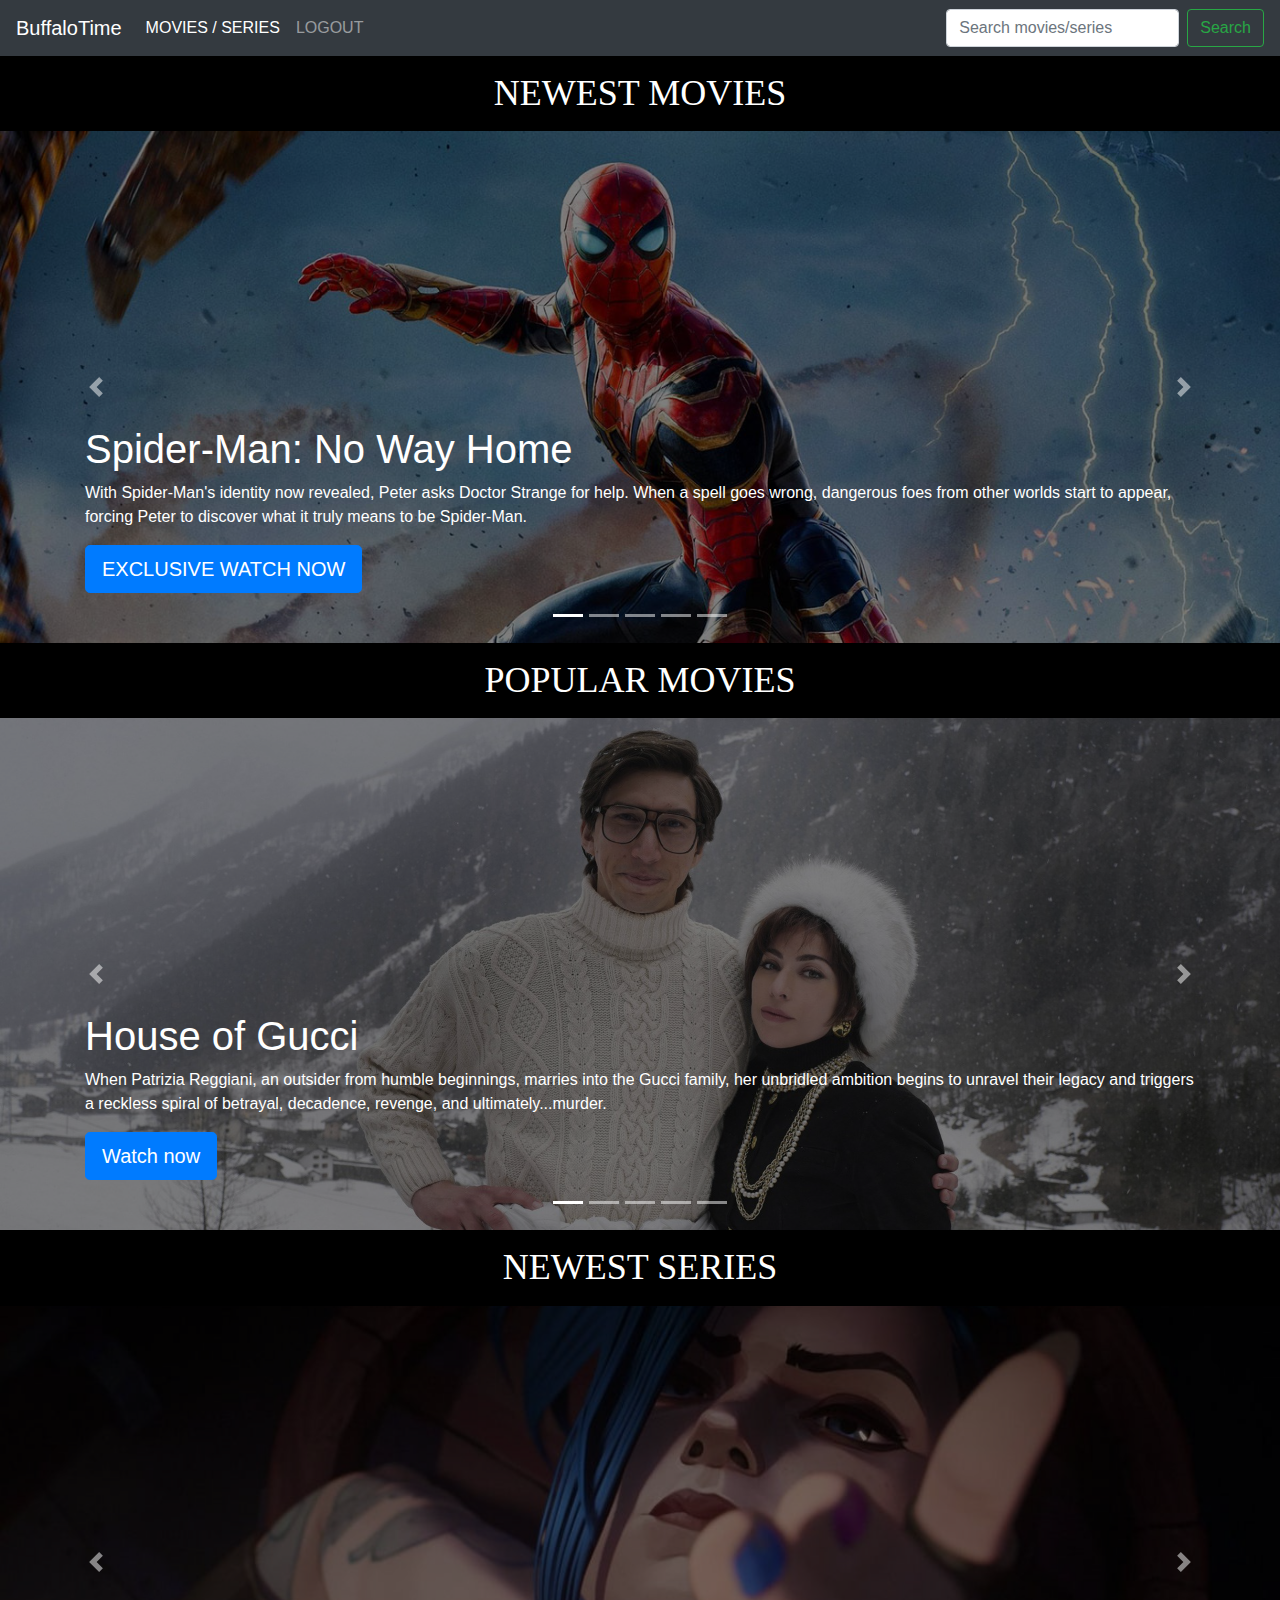
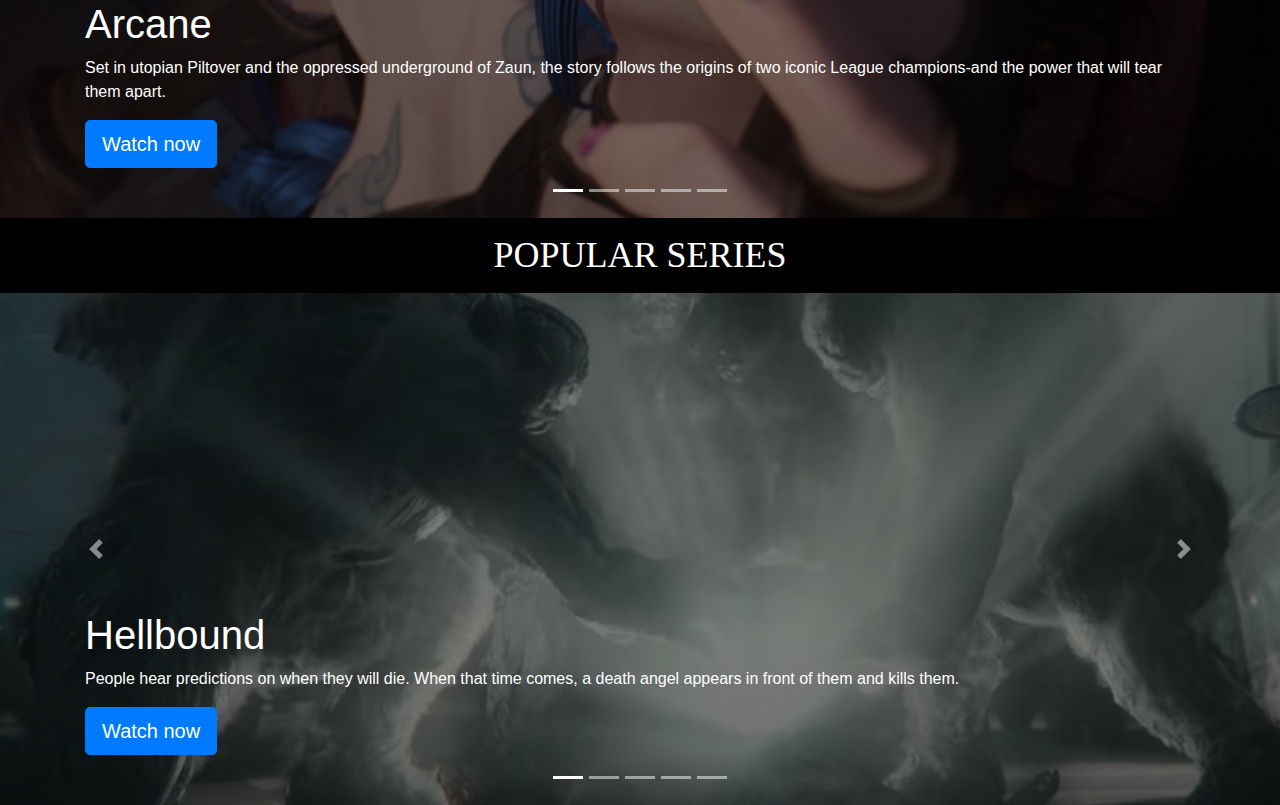
<file: page3.html>
<!DOCTYPE html>
<html lang="en">
<head>
    <meta charset="UTF-8">
    <meta http-equiv="X-UA-Compatible" content="IE=edge">
    <meta name="viewport" content="width=device-width, initial-scale=1.0">
    <link rel="stylesheet" href="./styles/bootstrap.css">
    <link rel="stylesheet" href="./styles/style.css">
</head>
<body>
  <!--Simpel navbar -->
    <nav class="navbar navbar-expand-lg navbar-dark bg-dark">
        <a class="navbar-brand" href="index.html">BuffaloTime</a>
        <button class="navbar-toggler" type="button" data-toggle="collapse" data-target="#navbarText" aria-controls="navbarText" aria-expanded="false" aria-label="Toggle navigation">
          <span class="navbar-toggler-icon"></span>
        </button>
        <div class="collapse navbar-collapse" id="navbarText">
          <ul class="navbar-nav mr-auto">
            <li class="nav-item active">
              <a class="nav-link" href="./page3.html">MOVIES / SERIES<span class="sr-only">(current)</span></a>
            </li>
            <li class="nav-item">
              <a class="nav-link" href="./index.html">LOGOUT</a>
            </li>
          </ul>
            <form class="form-inline">
              <input class="form-control mr-sm-2" type="search" placeholder="Search movies/series" aria-label="Search">
              <button class="btn btn-outline-success my-2 my-sm-0" type="submit">Search</button>
            </form>
        </div>
      </nav>
      <!--Simpel navbar -->

      <!--Här gjorde jag 4 carouseler för att visa 20 olika bilder på filmer som finns på sidan med även en watch now knapp som har kopplats med en href-->
      <!--Carousel 1-->
      <h3>NEWEST MOVIES</h1>
      <div id="myCarousel" class="carousel slide carousel-fade"
      data-ride="carousel">
        <ol class="carousel-indicators">
          <li data-target="#myCarousel" data-slide-to="0" class="active"></li>
          <li data-target="#myCarousel" data-slide-to="1"></li>
          <li data-target="#myCarousel" data-slide-to="2"></li>
          <li data-target="#myCarousel" data-slide-to="3"></li>
          <li data-target="#myCarousel" data-slide-to="4"></li>
        </ol>

        <div class="carousel-inner">
          <div class="carousel-item active">
            <div class="overlay-image" style="background-image:url(./MoviePictures/spiderman.jpg)"></div>
            <div class="container">
              <h1>Spider-Man: No Way Home</h1>
              <p>With Spider-Man's identity now revealed, Peter asks Doctor Strange for help. When a spell goes wrong, dangerous foes from other worlds start to appear, forcing Peter to discover what it truly means to be Spider-Man.</p>
              <a href="https://www.youtube.com/watch?v=dQw4w9WgXcQ&ab_channel=RickAstley" class="btn btn-lg btn-primary">
                EXCLUSIVE WATCH NOW
              </a>         
            </div>
          </div>
            <div class="carousel-item">
              <div class="overlay-image" style="background-image:url(./MoviePictures/rednotice.jpg)"></div>
              <div class="container">
              <h1>Red notice</h1>
              <p>An Interpol agent tracks the world's most wanted art thief.</p>
              <a href="https://www.youtube.com/watch?v=dQw4w9WgXcQ&ab_channel=RickAstley" class="btn btn-lg btn-primary">
                Watch now
              </a>
            </div>
          </div>
          <div class="carousel-item">
            <div class="overlay-image" style="background-image:url(./MoviePictures/shangchi.jpg)"></div>
            <div class="container">
            <h1>Shang-Chi and the Legend of the Ten Rings</h1>
            <p>Shang-Chi, the master of weaponry-based Kung Fu, is forced to confront his past after being drawn into the Ten Rings organization.</p>     
            <a href="https://www.youtube.com/watch?v=dQw4w9WgXcQ&ab_channel=RickAstley" class="btn btn-lg btn-primary">
              Watch now
            </a>
          </div>
        </div>
        <div class="carousel-item">
            <div class="overlay-image" style="background-image:url(./MoviePictures/ajournalforjordan.jpg)"></div>
            <div class="container">
            <h1>A Journal for Jordan</h1>
            <p>1st Sgt. Charles Monroe King, before he is killed in action in Baghdad, authors a journal for his son intended to tell him how to live a decent life despite growing up without a father.</p>  
            <a href="https://www.youtube.com/watch?v=dQw4w9WgXcQ&ab_channel=RickAstley" class="btn btn-lg btn-primary">
              EXCLUSIVE WATCH NOW
            </a>
          </div>
        </div>
        <div class="carousel-item">
            <div class="overlay-image" style="background-image:url(./MoviePictures/dune.jpg)"></div>
            <div class="container">
            <h1>Dune</h1>
            <p>Feature adaptation of Frank Herbert's science fiction novel about the son of a noble family entrusted with the protection of the most valuable asset and most vital element in the galaxy.</p>
            <a href="https://www.youtube.com/watch?v=dQw4w9WgXcQ&ab_channel=RickAstley" class="btn btn-lg btn-primary">
              Watch now
            </a>
          </div>
        </div>

        </div>
        <a href="#myCarousel" class="carousel-control-prev" role="button" data-slide="prev">
          <span class="sr-only">Previous</span>
          <span class="carousel-control-prev-icon" aria-hidden="true"></span>
        </a>
        <a href="#myCarousel" class="carousel-control-next" role="button" data-slide="next">
          <span class="sr-only">Previous</span>
          <span class="carousel-control-next-icon" aria-hidden="true"></span>
        </a>
      </div>

      <!--Carousel 2-->
      <h3>POPULAR MOVIES</h1>
      <div id="myCarousel2" class="carousel slide carousel-fade"
      data-ride="carousel">
        <ol class="carousel-indicators">
          <li data-target="#myCarousel2" data-slide-to="0" class="active"></li>
          <li data-target="#myCarousel2" data-slide-to="1"></li>
          <li data-target="#myCarousel2" data-slide-to="2"></li>
          <li data-target="#myCarousel2" data-slide-to="3"></li>
          <li data-target="#myCarousel2" data-slide-to="4"></li>
        </ol>

        <div class="carousel-inner">
          <div class="carousel-item active">
            <div class="overlay-image" style="background-image:url(./MoviePictures/houseofgucci.jpg)"></div>
            <div class="container">
              <h1>House of Gucci</h1>
              <p>When Patrizia Reggiani, an outsider from humble beginnings, marries into the Gucci family, her unbridled ambition begins to unravel their legacy and triggers a reckless spiral of betrayal, decadence, revenge, and ultimately...murder.</p>
              <a href="https://www.youtube.com/watch?v=dQw4w9WgXcQ&ab_channel=RickAstley" class="btn btn-lg btn-primary">
                Watch now
              </a>         
            </div>
          </div>
            <div class="carousel-item">
              <div class="overlay-image" style="background-image:url(./MoviePictures/eternals.jpg)"></div>
              <div class="container">
              <h1>Eternals</h1>
              <p>The saga of the Eternals, a race of immortal beings who lived on Earth and shaped its history and civilizations.</p>
              <a href="https://www.youtube.com/watch?v=dQw4w9WgXcQ&ab_channel=RickAstley" class="btn btn-lg btn-primary">
                Watch now
              </a>
            </div>
          </div>
          <div class="carousel-item">
            <div class="overlay-image" style="background-image:url(./MoviePictures/venom.jpg)"></div>
            <div class="container">
            <h1>Venom: Let There Be Carnage</h1>
            <p>Eddie Brock attempts to reignite his career by interviewing serial killer Cletus Kasady, who becomes the host of the symbiote Carnage and escapes prison after a failed execution.</p> 
            <a href="https://www.youtube.com/watch?v=dQw4w9WgXcQ&ab_channel=RickAstley" class="btn btn-lg btn-primary">
              Watch now
            </a>
          </div>
        </div>
        <div class="carousel-item">
            <div class="overlay-image" style="background-image:url(./MoviePictures/residentevil.jpg)"></div>
            <div class="container">
            <h1>Resident Evil: Welcome to Raccoon City</h1>
            <p>Set in 1998, this origin story explores the secrets of the mysterious Spencer Mansion and the ill-fated Raccoon City.</p>   
            <a href="https://www.youtube.com/watch?v=dQw4w9WgXcQ&ab_channel=RickAstley" class="btn btn-lg btn-primary">
              Watch now
            </a>
          </div>
        </div>
        <div class="carousel-item">
            <div class="overlay-image" style="background-image:url(./MoviePictures/thelastduel.jpg)"></div>
            <div class="container">
            <h1>The Last Duel</h1>
            <p>King Charles VI declares that Knight Jean de Carrouges settle his dispute with his squire by challenging him to a duel.</p>
            <a href="https://www.youtube.com/watch?v=dQw4w9WgXcQ&ab_channel=RickAstley" class="btn btn-lg btn-primary">
              Watch now
            </a>
          </div>
        </div>

        </div>
        <a href="#myCarousel2" class="carousel-control-prev" role="button" data-slide="prev">
          <span class="sr-only">Previous</span>
          <span class="carousel-control-prev-icon" aria-hidden="true"></span>
        </a>
        <a href="#myCarousel2" class="carousel-control-next" role="button" data-slide="next">
          <span class="sr-only">Previous</span>
          <span class="carousel-control-next-icon" aria-hidden="true"></span>
        </a>
      </div>


      <!--Carousel 3-->
      <h3>NEWEST SERIES</h1>
      <div id="myCarousel3" class="carousel slide carousel-fade"
      data-ride="carousel">
        <ol class="carousel-indicators">
          <li data-target="#myCarousel3" data-slide-to="0" class="active"></li>
          <li data-target="#myCarousel3" data-slide-to="1"></li>
          <li data-target="#myCarousel3" data-slide-to="2"></li>
          <li data-target="#myCarousel3" data-slide-to="3"></li>
          <li data-target="#myCarousel3" data-slide-to="4"></li>
        </ol>

        <div class="carousel-inner">
          <div class="carousel-item active">
            <div class="overlay-image" style="background-image:url(./MoviePictures/arcane.jpg)"></div>
            <div class="container">
              <h1>Arcane</h1>
              <p>Set in utopian Piltover and the oppressed underground of Zaun, the story follows the origins of two iconic League champions-and the power that will tear them apart.</p>
              <a href="https://www.youtube.com/watch?v=dQw4w9WgXcQ&ab_channel=RickAstley" class="btn btn-lg btn-primary">
                Watch now
              </a>         
            </div>
          </div>
            <div class="carousel-item">
              <div class="overlay-image" style="background-image:url(./MoviePictures/hawkeye.jpg)"></div>
              <div class="container">
              <h1>Hawkeye</h1>
              <p>Series based on the Marvel Comics superhero Hawkeye, centering on the adventures of Young Avenger, Kate M. Bishop, who took on the role after the original Avenger, Clint Barton.</p>    
              <a href="https://www.youtube.com/watch?v=dQw4w9WgXcQ&ab_channel=RickAstley" class="btn btn-lg btn-primary">
                Watch now
              </a>
            </div>
          </div>
          <div class="carousel-item">
            <div class="overlay-image" style="background-image:url(./MoviePictures/truestory.jpg)"></div>
            <div class="container">
            <h1>A True story</h1>
            <p>A tour stop in Kid's hometown of Philadelphia becomes a matter of life and death for one of the world's most famous comedians.</p>     
            <a href="https://www.youtube.com/watch?v=dQw4w9WgXcQ&ab_channel=RickAstley" class="btn btn-lg btn-primary">
              Watch now
            </a>
          </div>
        </div>
        <div class="carousel-item">
            <div class="overlay-image" style="background-image:url(./MoviePictures/sexlives.png)"></div>
            <div class="container">
            <h1>The Sex Lives of College Girls</h1>
            <p>Four 18-year-old freshman roommates at Essex College in Vermont. A bundle of contradictions and hormones, these sexually active college girls are equal parts lovable and infuriating.</p>
            <a href="https://www.youtube.com/watch?v=dQw4w9WgXcQ&ab_channel=RickAstley" class="btn btn-lg btn-primary">
              Watch now
            </a>
          </div>
        </div>
        <div class="carousel-item">
            <div class="overlay-image" style="background-image:url(./MoviePictures/dexter.jpg)"></div>
            <div class="container">
            <h1>Dexter: New Blood</h1>
            <p>Set 10 years after Dexter Morgan went missing in the eye of Hurricane Laura, he is now living under an assumed name in Upstate New York, Iron Lake, far from his original home in Miami.</p> 
            <a href="https://www.youtube.com/watch?v=dQw4w9WgXcQ&ab_channel=RickAstley" class="btn btn-lg btn-primary">
              Watch now
            </a>
          </div>
        </div>

        </div>
        <a href="#myCarousel3" class="carousel-control-prev" role="button" data-slide="prev">
          <span class="sr-only">Previous</span>
          <span class="carousel-control-prev-icon" aria-hidden="true"></span>
        </a>
        <a href="#myCarousel3" class="carousel-control-next" role="button" data-slide="next">
          <span class="sr-only">Previous</span>
          <span class="carousel-control-next-icon" aria-hidden="true"></span>
        </a>
      </div>

      <!--Carousel 4-->
      <h3>POPULAR SERIES</h1>
      <div id="myCarousel4" class="carousel slide carousel-fade"
      data-ride="carousel">
        <ol class="carousel-indicators">
          <li data-target="#myCarousel4" data-slide-to="0" class="active"></li>
          <li data-target="#myCarousel4" data-slide-to="1"></li>
          <li data-target="#myCarousel4" data-slide-to="2"></li>
          <li data-target="#myCarousel4" data-slide-to="3"></li>
          <li data-target="#myCarousel4" data-slide-to="4"></li>
        </ol>

        <div class="carousel-inner">
          <div class="carousel-item active">
            <div class="overlay-image" style="background-image:url(./MoviePictures/hellbound.jpg)"></div>
            <div class="container">
              <h1>Hellbound</h1>
              <p>People hear predictions on when they will die. When that time comes, a death angel appears in front of them and kills them.</p>
              <a href="https://www.youtube.com/watch?v=dQw4w9WgXcQ&ab_channel=RickAstley" class="btn btn-lg btn-primary">
                Watch now
              </a>         
            </div>
          </div>
            <div class="carousel-item">
              <div class="overlay-image" style="background-image:url(./MoviePictures/squidgame.jpg)"></div>
              <div class="container">
              <h1>Squid Game</h1>
              <p>Hundreds of cash-strapped players accept a strange invitation to compete in children's games. Inside, a tempting prize awaits with deadly high stakes. A survival game that has a whopping 45.6 billion-won prize at stake.</p>
              <a href="https://www.youtube.com/watch?v=dQw4w9WgXcQ&ab_channel=RickAstley" class="btn btn-lg btn-primary">
                Watch now
              </a>
            </div>
          </div>
          <div class="carousel-item">
            <div class="overlay-image" style="background-image:url(./MoviePictures/casadepapel.jpeg)"></div>
            <div class="container">
            <h1>La casa de papel</h1>
            <p>An unusual group of robbers attempt to carry out the most perfect robbery in Spanish history - stealing 2.4 billion euros from the Royal Mint of Spain.</p>    
            <a href="https://www.youtube.com/watch?v=dQw4w9WgXcQ&ab_channel=RickAstley" class="btn btn-lg btn-primary">
              Watch now
            </a>
          </div>
        </div>
        <div class="carousel-item">
            <div class="overlay-image" style="background-image:url(./MoviePictures/lostinspace.jpg)"></div>
            <div class="container">
            <h1>Lost in Space</h1>
            <p>After crash-landing on an alien planet, the Robinson family fight against all odds to survive and escape, but they're surrounded by hidden dangers.</p>     
            <a href="https://www.youtube.com/watch?v=dQw4w9WgXcQ&ab_channel=RickAstley" class="btn btn-lg btn-primary">
              Watch now
            </a>
          </div>
        </div>
        <div class="carousel-item">
            <div class="overlay-image" style="background-image:url(./MoviePictures/peakyblinders.jpg)"></div>
            <div class="container">
            <h1>Peaky Blinders</h1>
            <p>A gangster family epic set in 1900s England, centering on a gang who sew razor blades in the peaks of their caps, and their fierce boss Tommy Shelby.</p>     
            <a href="https://www.youtube.com/watch?v=dQw4w9WgXcQ&ab_channel=RickAstley" class="btn btn-lg btn-primary">
              Watch now
            </a>
          </div>
        </div>

        </div>
        <a href="#myCarousel4" class="carousel-control-prev" role="button" data-slide="prev">
          <span class="sr-only">Previous</span>
          <span class="carousel-control-prev-icon" aria-hidden="true"></span>
        </a>
        <a href="#myCarousel4" class="carousel-control-next" role="button" data-slide="next">
          <span class="sr-only">Previous</span>
          <span class="carousel-control-next-icon" aria-hidden="true"></span>
        </a>
      </div>

      <!--Samma javascript för att göra den responsive-->
    <script src="./script.js"></script>
    <script src="https://code.jquery.com/jquery-3.3.1.slim.min.js" integrity="sha384-q8i/X+965DzO0rT7abK41JStQIAqVgRVzpbzo5smXKp4YfRvH+8abtTE1Pi6jizo" crossorigin="anonymous"></script>
    <script src="https://cdnjs.cloudflare.com/ajax/libs/popper.js/1.14.7/umd/popper.min.js" integrity="sha384-UO2eT0CpHqdSJQ6hJty5KVphtPhzWj9WO1clHTMGa3JDZwrnQq4sF86dIHNDz0W1" crossorigin="anonymous"></script>
    <script src="https://stackpath.bootstrapcdn.com/bootstrap/4.3.1/js/bootstrap.min.js" integrity="sha384-JjSmVgyd0p3pXB1rRibZUAYoIIy6OrQ6VrjIEaFf/nJGzIxFDsf4x0xIM+B07jRM" crossorigin="anonymous"></script>
</body>
</html>
</file>
<file: styles/style.css>
.carousel-item { /*Själva innehållet i carouselerna*/
  height: 32rem;
  background: #000;
  color: white;
  position: relative;
} 


.container { /*En container för att hålla ihop buttonen, headern och texten*/
  position: absolute;
  bottom: 0;
  left: 0;
  right: 0;
  padding-bottom: 50px;
}

.overlay-image { /*"Overlay image" en klass för att få bilden mitt på skärmen så att den täcker hela widthen med en mindre opacity
                  för att kunna ge texten en highlight*/
  position: absolute;
  bottom: 0;
  left: 0;
  right: 0;
  top: 0;
  background-position: center;
  background-size: cover;
  background-repeat: no-repeat;
  opacity: 0.5;
}

/*Olika headers för att få dem att se olika ut*/
h2 {
  color: white;
  margin-top: 1rem;
  margin-bottom: 1rem;
  text-align: center;
}

h3 {
  color: white;
  margin-top: 1rem;
  margin-bottom: 1rem;
  text-align: center;
  font-size: 36px;
  font-family:Georgia, 'Times New Roman', Times, serif;
}


.column { /*Tillåter 4 olika kolumner att sitta brevid varandra*/
  flex: 25%;
  max-width: 25%;
  padding: 0 4px;
}

.column video { /*Gör alla bilder lika stora för att den får dem att fylla en hel box*/
  margin-top: 8px;
  vertical-align: middle;
  width: 100%;
  object-fit: fill;
  height: 250px;
}

/*Blir skärmen mindre så lägger den istället 2 kolumner brevid varandra*/
@media screen and (max-width: 800px) {
  .column {
    flex: 50%;
    max-width: 50%;
  }
}

/*Blir skärmen ännu mindre så läggs bilderna på varandra*/
@media screen and (max-width: 600px) {
  .column {
    flex: 100%;
    max-width: 100%;
  }
}

/*Ger sidan en custom scroll och färg på den*/
::-webkit-scrollbar {
  width: 5px;
}

::-webkit-scrollbar-track {
  background: #888;
}

::-webkit-scrollbar-thumb {
  background: blueviolet;
}

::-webkit-scrollbar-thumb:hover {
  background: #555;
}

.columns2 { /*En ny column för price tablen*/
  margin-top: 2vh;
  box-sizing: border-box;
  float: left;
  width: 33.3%;
  padding: 8px;
}

.price { /*Decoration på pris listan*/
  list-style-type: none;
  border: 1px solid #eee;
  margin: 0;
  padding: 0;
  -webkit-transition: 0.3s;
  transition: 0.3s;
}

.price .header { /*Färg och storlek på text*/
  background-color: #111;
  color: white;
  font-size: 25px;
}

.price li { /*Gör borders runt listans div*/
  border-bottom: 1px solid #eee;
  padding: 20px;
  text-align: center;
}

.price .grey { /*Olika färg så att inte hela listan blir svart*/
  color: black;
  background-color: #eee;
  font-size: 20px;
}

.button { /*En sign up knapp*/
  background-color: #04AA6D;
  border: none;
  color: white;
  padding: 10px 25px;
  text-align: center;
  text-decoration: none;
  font-size: 18px;
}

@media only screen and (max-width: 600px) { /*Minskar kolumneras storlek och mindre padding på knappen (mer responsiv)*/
  .columns {
    width: 100%;
  }
  .button {
    padding: 3%;
  }
}
/*Gör färgen vit så att man kan se listans text och p för att texten ska kunna synas*/
li {
  color: white;
}

p {
  color: white;
}
</file>
